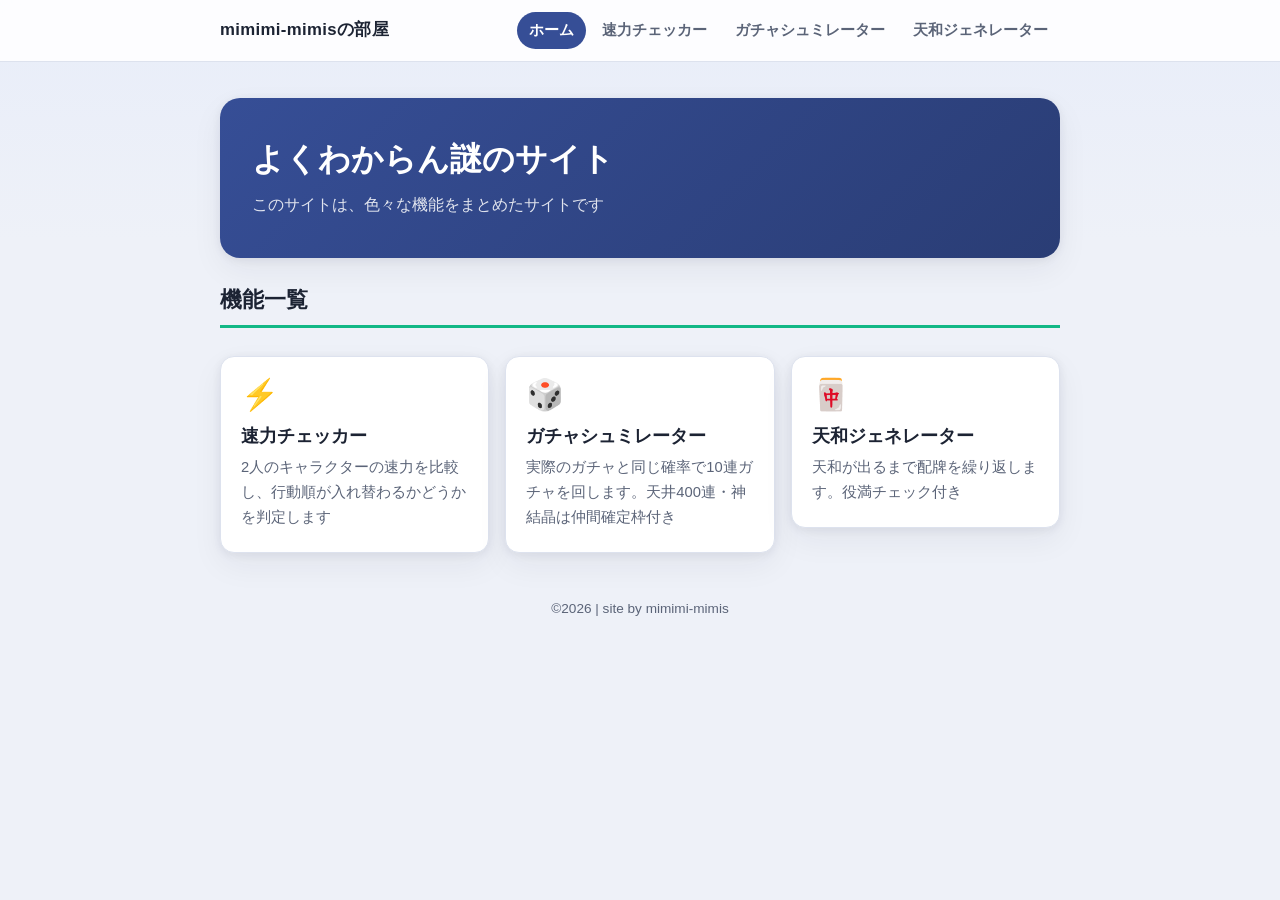
<file: index.html>
<!DOCTYPE html>
<html lang="ja">
<head>
  <meta charset="UTF-8">
  <meta name="viewport" content="width=device-width, initial-scale=1">
  <title>mimimi-mimisの部屋</title>
  <link rel="stylesheet" href="css/style.css?v=20261123-4">
</head>
<body>
  <header class="site-header">
    <div class="header-inner">
      <a class="logo" href="index.html">mimimi-mimisの部屋</a>
      <nav class="nav">
        <a href="index.html" aria-current="page">ホーム</a>
        <a href="fast_checker.html">速力チェッカー</a>
        <a href="gacha_simulator.html">ガチャシュミレーター</a>
        <a href="tenho.html">天和ジェネレーター</a>
      </nav>
    </div>
  </header>

  <div class="app-wrapper">
    <section class="hero">
      <h1>よくわからん謎のサイト</h1>
      <p>このサイトは、色々な機能をまとめたサイトです</p>
    </section>

    <h2>機能一覧</h2>
    <ul class="feature-grid">
      <li>
        <a class="feature-card" href="fast_checker.html">
          <span class="icon">⚡</span>
          <span class="card-title">速力チェッカー</span>
          <span class="card-desc">2人のキャラクターの速力を比較し、行動順が入れ替わるかどうかを判定します</span>
        </a>
      </li>
      <li>
        <a class="feature-card" href="gacha_simulator.html">
          <span class="icon">🎲</span>
          <span class="card-title">ガチャシュミレーター</span>
          <span class="card-desc">実際のガチャと同じ確率で10連ガチャを回します。天井400連・神結晶は仲間確定枠付き</span>
        </a>
      </li>
      <li>
        <a class="feature-card" href="tenho.html">
          <span class="icon">🀄</span>
          <span class="card-title">天和ジェネレーター</span>
          <span class="card-desc">天和が出るまで配牌を繰り返します。役満チェック付き</span>
        </a>
      </li>
    </ul>
  </div>

  <footer class="site-footer">©2026 | site by mimimi-mimis</footer>
</body>
</html>
</file>
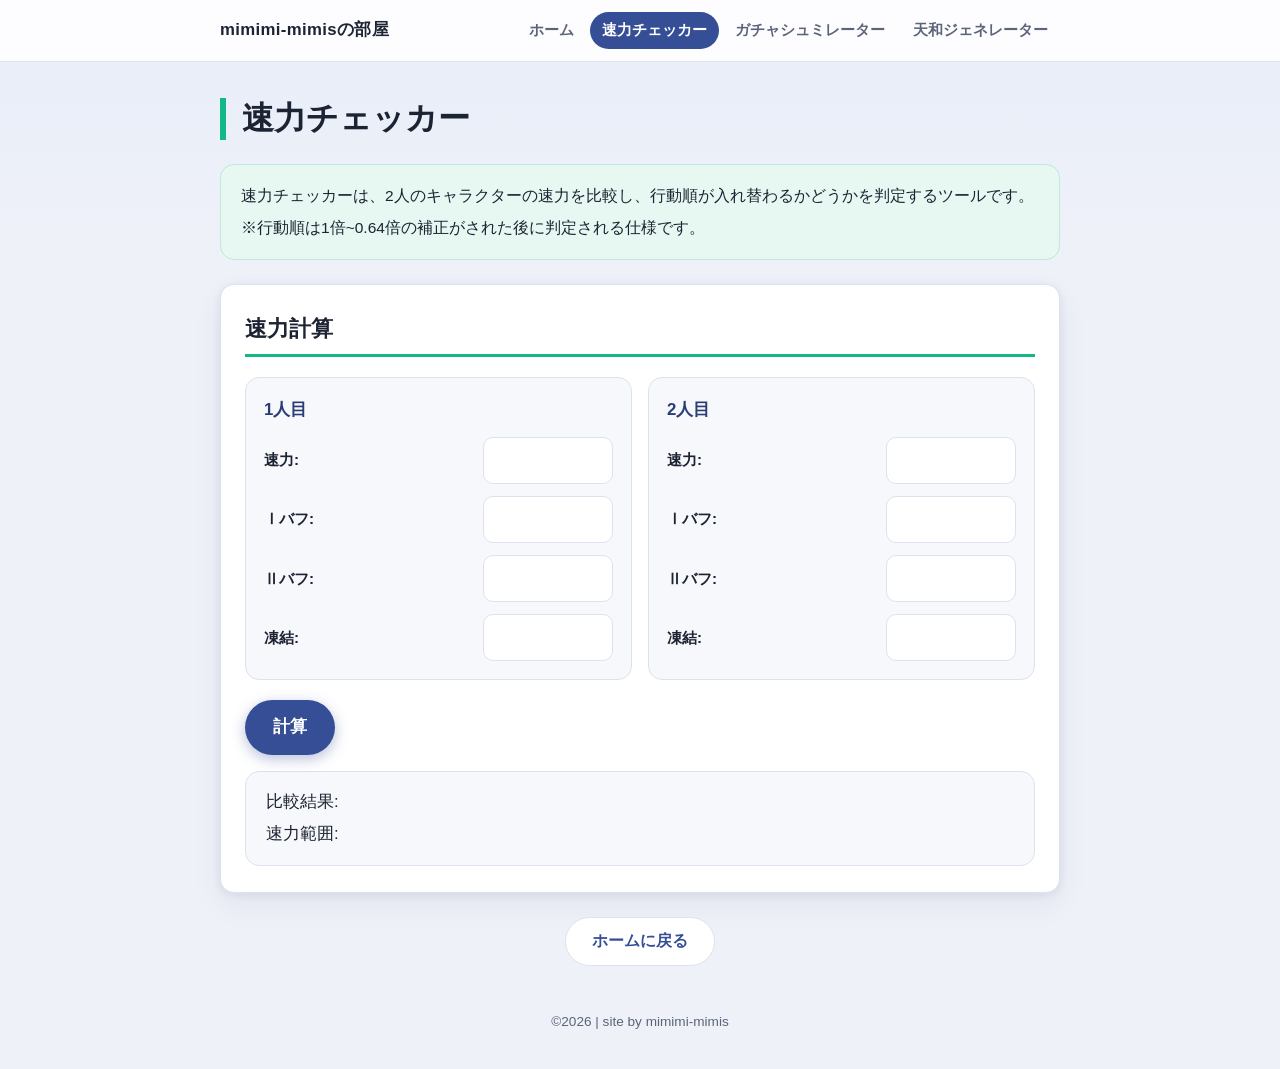
<file: fast_checker.html>
<!DOCTYPE html>
<html lang="ja">
<head>
  <meta charset="UTF-8">
  <meta name="viewport" content="width=device-width, initial-scale=1">
  <title>速力チェッカー | mimimi-mimisの部屋</title>
  <link rel="stylesheet" href="css/style.css?v=20261123-4">
  <script src="javascript/fast_checker.js" defer></script>
</head>
<body>
  <header class="site-header">
    <div class="header-inner">
      <a class="logo" href="index.html">mimimi-mimisの部屋</a>
      <nav class="nav">
        <a href="index.html">ホーム</a>
        <a href="fast_checker.html" aria-current="page">速力チェッカー</a>
        <a href="gacha_simulator.html">ガチャシュミレーター</a>
        <a href="tenho.html">天和ジェネレーター</a>
      </nav>
    </div>
  </header>

  <div class="app-wrapper">
    <h1 class="page-title">速力チェッカー</h1>
    <div class="description">
      <p>速力チェッカーは、2人のキャラクターの速力を比較し、行動順が入れ替わるかどうかを判定するツールです。</p>
      <p>※行動順は1倍~0.64倍の補正がされた後に判定される仕様です。</p>
    </div>

    <section class="panel">
      <h2>速力計算</h2>
      <form id="speed-form">
        <div class="player-grid">
          <div class="player-card">
            <p class="human">1人目</p>
            <div class="field">
              <label for="speed1">速力:</label>
              <input type="number" id="speed1" name="speed1" required>
            </div>
            <div class="field">
              <label for="speed_buff1_1">Ⅰバフ:</label>
              <input type="number" id="speed_buff1_1" name="speed_buff1_1" min="-10" max="10" step="1">
            </div>
            <div class="field">
              <label for="speed_buff1_2">Ⅱバフ:</label>
              <input type="number" id="speed_buff1_2" name="speed_buff1_2" min="-10" max="10" step="1">
            </div>
            <div class="field">
              <label for="speed_ice1">凍結:</label>
              <input type="number" id="speed_ice1" name="speed_ice1" min="0" max="5" step="1">
            </div>
          </div>
          <div class="player-card">
            <p class="human">2人目</p>
            <div class="field">
              <label for="speed2">速力:</label>
              <input type="number" id="speed2" name="speed2">
            </div>
            <div class="field">
              <label for="speed_buff2_1">Ⅰバフ:</label>
              <input type="number" id="speed_buff2_1" name="speed_buff2_1" min="-10" max="10" step="1">
            </div>
            <div class="field">
              <label for="speed_buff2_2">Ⅱバフ:</label>
              <input type="number" id="speed_buff2_2" name="speed_buff2_2" min="-10" max="10" step="1">
            </div>
            <div class="field">
              <label for="speed_ice2">凍結:</label>
              <input type="number" id="speed_ice2" name="speed_ice2" min="0" max="5" step="1">
            </div>
          </div>
        </div>
        <div class="btn-row" style="margin-top: 20px;">
          <button type="submit" id="calculate-btn">計算</button>
        </div>
        <div id="calculation-result" role="status" aria-live="polite" style="margin-top: 16px;">
          <p>比較結果: <strong id="comparison-result"></strong></p>
          <p>速力範囲: <span id="speed-range"></span></p>
        </div>
      </form>
    </section>

    <p class="home_button"><a href="index.html">ホームに戻る</a></p>
  </div>

  <footer class="site-footer">©2026 | site by mimimi-mimis</footer>
</body>
</html>
</file>
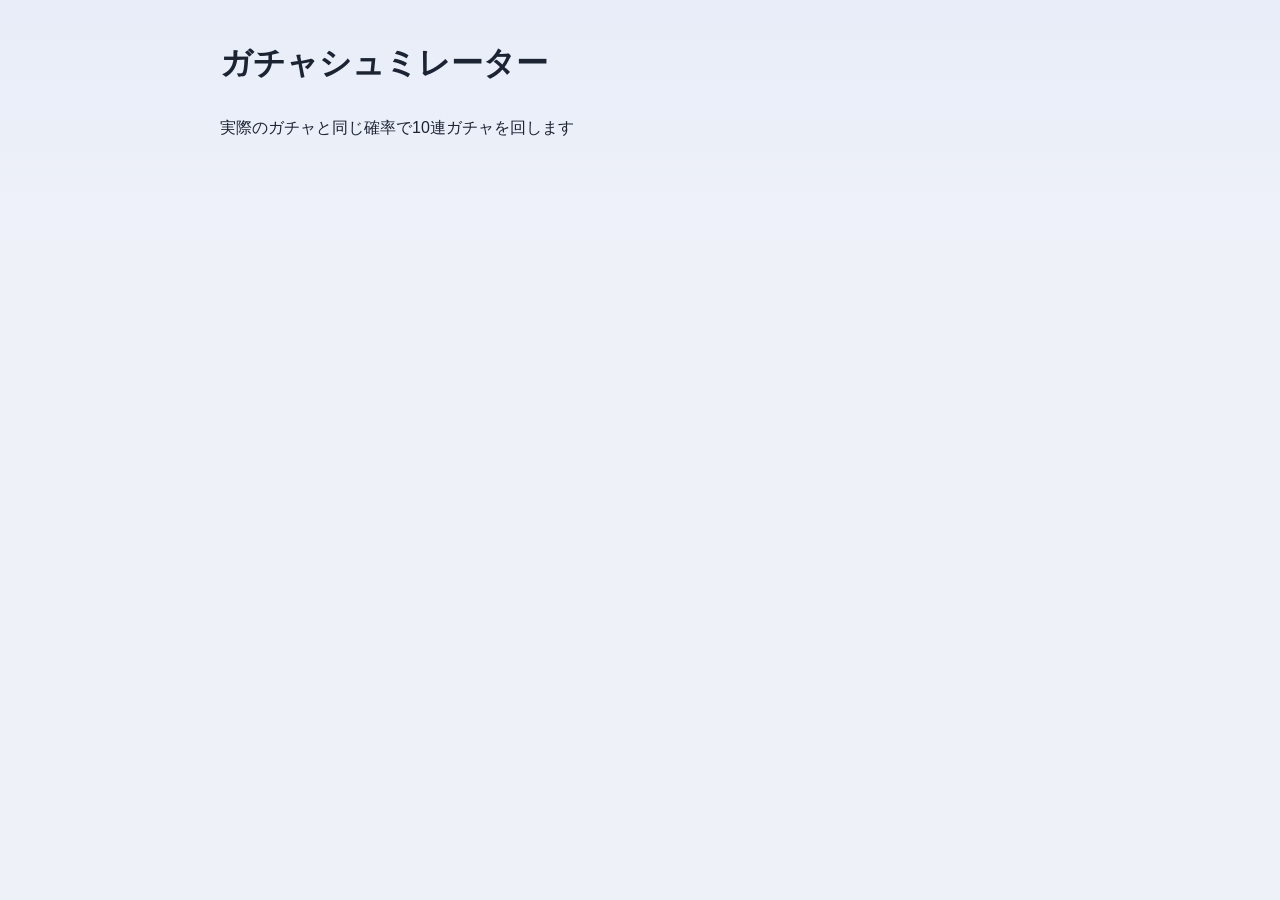
<file: gacha_ simulator.html>
<!DOCTYPE html>
<html lang="ja">
<head>
  <meta charset="UTF-8">
  <title>ガチャシュミレーター</title>
  <link rel="stylesheet" href="css/style.css">
  </head>
  <body>
    <div class="app-wrapper">
      <h1>ガチャシュミレーター</h1>
      <p>実際のガチャと同じ確率で10連ガチャを回します</p>
    </div>
  </body>
</html>
</file>
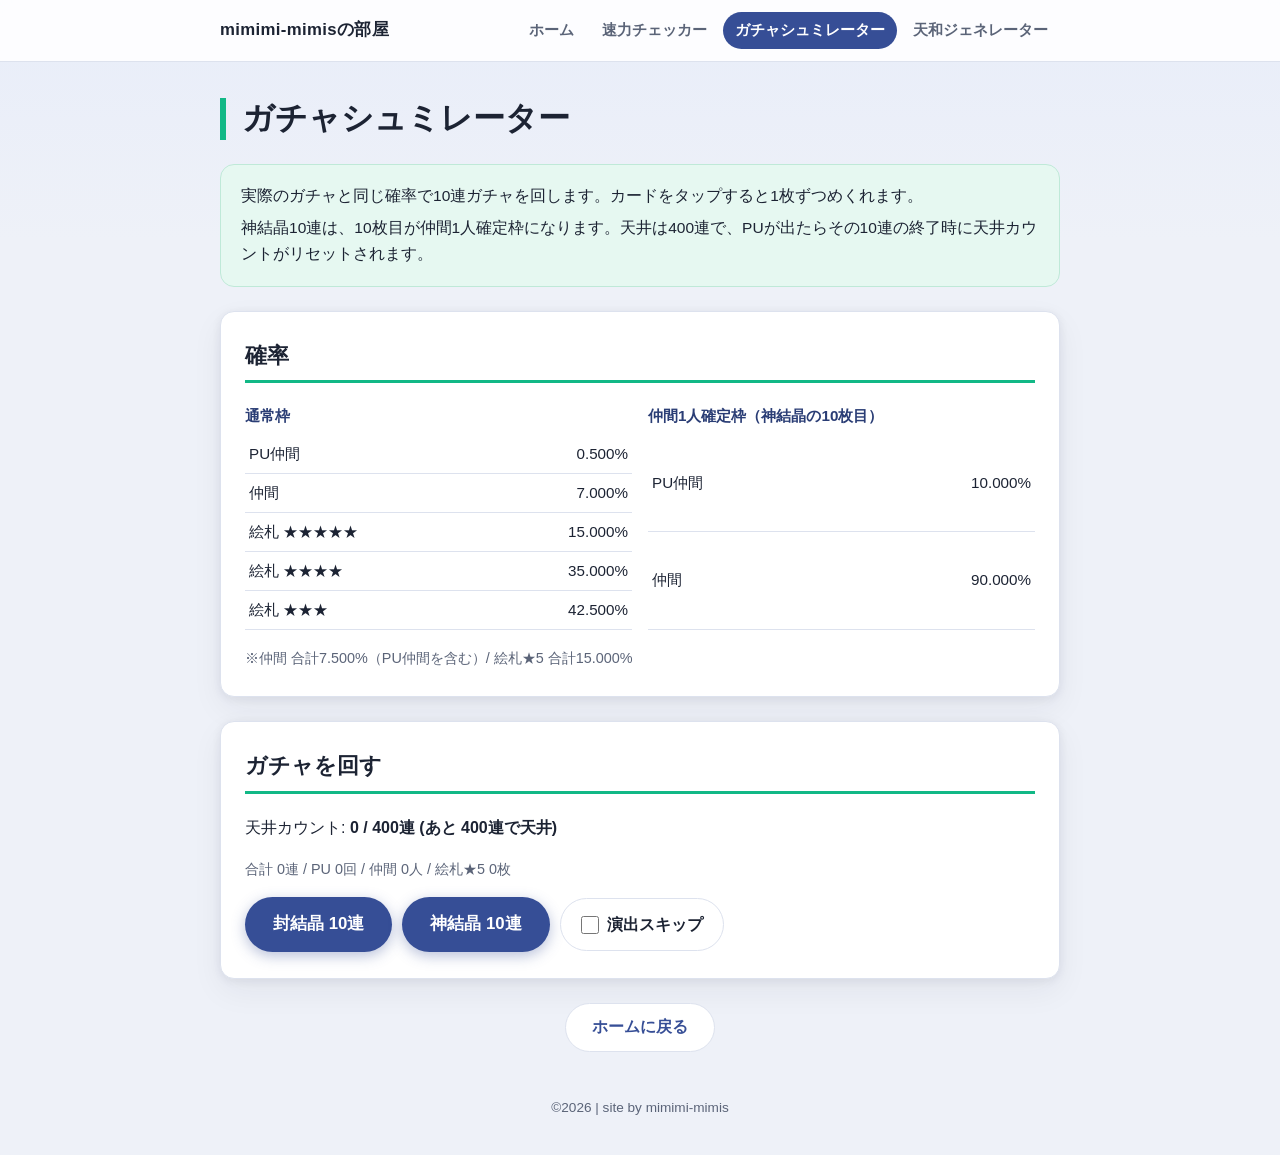
<file: gacha_simulator.html>
<!DOCTYPE html>
<html lang="ja">
<head>
  <meta charset="UTF-8">
  <meta name="viewport" content="width=device-width, initial-scale=1">
  <title>ガチャシュミレーター | mimimi-mimisの部屋</title>
  <link rel="stylesheet" href="css/style.css?v=20261123-4">
  <script src="javascript/gacha.js?v=20261123-4" defer></script>
</head>
<body>
  <header class="site-header">
    <div class="header-inner">
      <a class="logo" href="index.html">mimimi-mimisの部屋</a>
      <nav class="nav">
        <a href="index.html">ホーム</a>
        <a href="fast_checker.html">速力チェッカー</a>
        <a href="gacha_simulator.html" aria-current="page">ガチャシュミレーター</a>
        <a href="tenho.html">天和ジェネレーター</a>
      </nav>
    </div>
  </header>

  <div class="app-wrapper">
    <h1 class="page-title">ガチャシュミレーター</h1>
    <div class="description">
      <p>実際のガチャと同じ確率で10連ガチャを回します。カードをタップすると1枚ずつめくれます。</p>
      <p>神結晶10連は、10枚目が仲間1人確定枠になります。天井は400連で、PUが出たらその10連の終了時に天井カウントがリセットされます。</p>
    </div>

    <section class="panel">
      <h2>確率</h2>
      <div class="rate-tables">
        <table class="rate-table">
          <caption>通常枠</caption>
          <tbody>
            <tr><td>PU仲間</td><td>0.500%</td></tr>
            <tr><td>仲間</td><td>7.000%</td></tr>
            <tr><td>絵札 ★★★★★</td><td>15.000%</td></tr>
            <tr><td>絵札 ★★★★</td><td>35.000%</td></tr>
            <tr><td>絵札 ★★★</td><td>42.500%</td></tr>
          </tbody>
        </table>
        <table class="rate-table">
          <caption>仲間1人確定枠（神結晶の10枚目）</caption>
          <tbody>
            <tr><td>PU仲間</td><td>10.000%</td></tr>
            <tr><td>仲間</td><td>90.000%</td></tr>
          </tbody>
        </table>
      </div>
      <p class="note">※仲間 合計7.500%（PU仲間を含む）/ 絵札★5 合計15.000%</p>
    </section>

    <section class="panel">
      <h2>ガチャを回す</h2>
      <p>天井カウント: <strong id="ceiling-count">0 / 400連</strong></p>
      <p class="note" id="total-stats">合計 0連</p>
      <div class="btn-row">
        <button type="button" id="houshou-btn" class="generate-btn">封結晶 10連</button>
        <button type="button" id="kami-btn" class="generate-btn">神結晶 10連</button>
        <label class="skip-toggle"><input type="checkbox" id="skip-checkbox"> 演出スキップ</label>
      </div>
      <div id="gacha-area" style="display: none; flex-direction: column; gap: 16px;">
        <div id="gacha-grid" class="gacha-grid"></div>
        <div id="gacha-summary" class="gacha-summary" style="display: none;"></div>
      </div>
    </section>

    <p class="home_button"><a href="index.html">ホームに戻る</a></p>
  </div>

  <footer class="site-footer">©2026 | site by mimimi-mimis</footer>
</body>
</html>
</file>
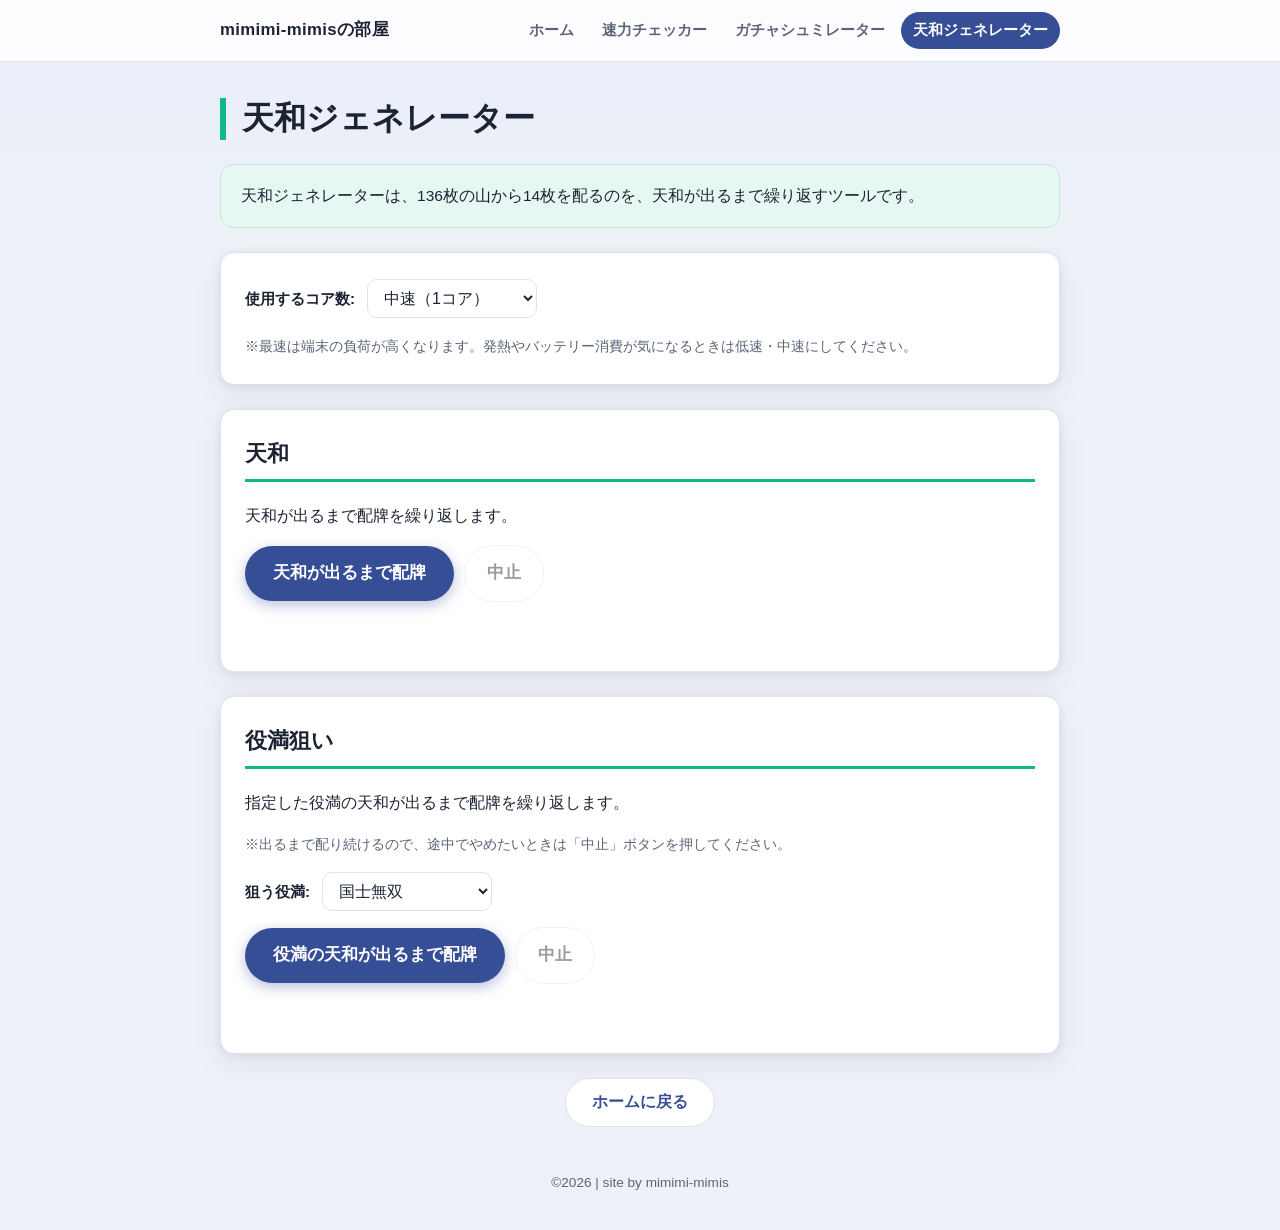
<file: tenho.html>
<!DOCTYPE html>
<html lang="ja">
<head>
  <meta charset="UTF-8">
  <meta name="viewport" content="width=device-width, initial-scale=1">
  <title>天和ジェネレーター | mimimi-mimisの部屋</title>
  <link rel="stylesheet" href="css/style.css?v=20261123-4">
  <script src="javascript/tenho.js?v=20261124-4" defer></script>
</head>
<body>
  <header class="site-header">
    <div class="header-inner">
      <a class="logo" href="index.html">mimimi-mimisの部屋</a>
      <nav class="nav">
        <a href="index.html">ホーム</a>
        <a href="fast_checker.html">速力チェッカー</a>
        <a href="gacha_simulator.html">ガチャシュミレーター</a>
        <a href="tenho.html" aria-current="page">天和ジェネレーター</a>
      </nav>
    </div>
  </header>

  <div class="app-wrapper">
    <h1 class="page-title">天和ジェネレーター</h1>
    <div class="description">
      <p>天和ジェネレーターは、136枚の山から14枚を配るのを、天和が出るまで繰り返すツールです。</p>
    </div>

    <section class="panel">
      <div class="field" style="justify-content: flex-start;">
        <label for="speed-mode">使用するコア数:</label>
        <select id="speed-mode">
          <option value="low">低速（1コア）</option>
          <option value="medium" selected>中速</option>
          <option value="high">最速</option>
        </select>
      </div>
      <p class="note">※最速は端末の負荷が高くなります。発熱やバッテリー消費が気になるときは低速・中速にしてください。</p>
    </section>

    <section class="panel">
      <h2>天和</h2>
      <p>天和が出るまで配牌を繰り返します。</p>
      <div class="btn-row">
        <button type="button" id="tenho-btn" class="generate-btn">天和が出るまで配牌</button>
        <button type="button" id="tenho-stop" class="stop-btn" disabled>中止</button>
      </div>
      <p id="tenho-status" class="status" role="status" aria-live="polite"></p>
      <div id="tenho-result" class="tenho-result" style="display: none;">
        <div id="tenho-tiles"></div>
      </div>
    </section>

    <section class="panel">
      <h2>役満狙い</h2>
      <p>指定した役満の天和が出るまで配牌を繰り返します。</p>
      <p class="note">※出るまで配り続けるので、途中でやめたいときは「中止」ボタンを押してください。</p>
      <div class="field" style="justify-content: flex-start;">
        <label for="yakuman-select">狙う役満:</label>
        <select id="yakuman-select">
          <option value="国士無双">国士無双</option>
          <option value="四暗刻">四暗刻</option>
          <option value="字一色">字一色</option>
          <option value="大四喜">大四喜</option>
          <option value="小四喜">小四喜</option>
          <option value="大七星">大七星</option>
          <option value="緑一色">緑一色</option>
          <option value="紅孔雀">紅孔雀</option>
          <option value="大三元">大三元</option>
          <option value="九蓮宝燈">九蓮宝燈</option>
          <option value="大車輪">大車輪</option>
          <option value="大竹林">大竹林</option>
          <option value="大数隣">大数隣</option>
        </select>
      </div>
      <div class="btn-row">
        <button type="button" id="yakuman-btn" class="generate-btn">役満の天和が出るまで配牌</button>
        <button type="button" id="yakuman-stop" class="stop-btn" disabled>中止</button>
      </div>
      <p id="yakuman-status" class="status" role="status" aria-live="polite"></p>
      <div id="yakuman-result" class="tenho-result" style="display: none;">
        <div id="yakuman-tiles"></div>
      </div>
    </section>

    <p class="home_button"><a href="index.html">ホームに戻る</a></p>
  </div>

  <footer class="site-footer">©2026 | site by mimimi-mimis</footer>
</body>
</html>
</file>
<file: css/style.css>
*, *::before, *::after {
  box-sizing: border-box;
  margin: 0;
  padding: 0;
}

:root {
  --bg: #eef1f8;
  --surface: #ffffff;
  --ink: #1c2333;
  --muted: #5b6478;
  --line: #dde2ee;
  --brand: #364e96;
  --brand-dark: #2a3d75;
  --accent: #12b886;
  --accent-soft: #e6f8f1;
  --radius: 14px;
  --shadow: 0 2px 10px rgba(28, 35, 51, 0.07), 0 12px 32px rgba(28, 35, 51, 0.06);
}

html {
  -webkit-text-size-adjust: 100%;
}

body {
  font-family: 'Noto Sans JP', 'Helvetica Neue', 'Hiragino Kaku Gothic ProN', sans-serif;
  background: linear-gradient(180deg, #e8edf9 0%, var(--bg) 240px);
  color: var(--ink);
  min-height: 100vh;
  line-height: 1.7;
}

a {
  color: var(--brand);
  text-decoration: none;
}

a:hover {
  text-decoration: underline;
}

/* ---------- ヘッダー ---------- */
.site-header {
  position: sticky;
  top: 0;
  z-index: 10;
  background: rgba(255, 255, 255, 0.88);
  backdrop-filter: blur(10px);
  border-bottom: 1px solid var(--line);
}

.header-inner {
  max-width: 880px;
  margin: 0 auto;
  padding: 12px 20px;
  display: flex;
  align-items: center;
  justify-content: space-between;
  gap: 12px;
  flex-wrap: wrap;
}

.logo {
  font-weight: 800;
  font-size: 1.05rem;
  color: var(--ink);
  letter-spacing: 0.02em;
}

.logo:hover {
  text-decoration: none;
  color: var(--brand);
}

.nav {
  display: flex;
  gap: 4px;
  flex-wrap: wrap;
}

.nav a {
  color: var(--muted);
  font-size: 0.92rem;
  font-weight: 600;
  padding: 6px 12px;
  border-radius: 999px;
}

.nav a:hover {
  text-decoration: none;
  background: var(--bg);
  color: var(--ink);
}

.nav a[aria-current="page"] {
  background: var(--brand);
  color: #fff;
}

/* ---------- レイアウト ---------- */
.app-wrapper {
  max-width: 880px;
  margin: 0 auto;
  padding: 36px 20px 16px;
  display: flex;
  flex-direction: column;
  gap: 24px;
}

.site-footer {
  text-align: center;
  color: var(--muted);
  font-size: 0.85rem;
  padding: 28px 16px 36px;
}

/* ---------- 見出し ---------- */
.page-title {
  font-size: 2rem;
  font-weight: 800;
  line-height: 1.3;
  padding-left: 16px;
  border-left: 6px solid var(--accent);
}

.page-lead {
  color: var(--muted);
  margin-top: -12px;
}

h2 {
  font-size: 1.35rem;
  font-weight: 700;
  padding-bottom: 6px;
  border-bottom: 3px solid var(--accent);
  margin-bottom: 4px;
}

/* ---------- ヒーロー (トップ) ---------- */
.hero {
  background: linear-gradient(135deg, var(--brand) 0%, var(--brand-dark) 100%);
  color: #fff;
  border-radius: 20px;
  padding: 40px 32px;
  box-shadow: var(--shadow);
}

.hero h1 {
  font-size: 2rem;
  font-weight: 800;
  line-height: 1.35;
  margin-bottom: 10px;
}

.hero p {
  color: rgba(255, 255, 255, 0.85);
}

/* ---------- 機能カード (トップ) ---------- */
.feature-grid {
  display: grid;
  grid-template-columns: repeat(auto-fit, minmax(230px, 1fr));
  gap: 16px;
  list-style: none;
}

.feature-card {
  display: block;
  background: var(--surface);
  border: 1px solid var(--line);
  border-radius: var(--radius);
  padding: 22px 20px;
  box-shadow: var(--shadow);
  transition: transform 0.15s ease, border-color 0.15s ease;
}

.feature-card:hover {
  text-decoration: none;
  transform: translateY(-3px);
  border-color: var(--accent);
}

.feature-card .icon {
  font-size: 1.9rem;
  line-height: 1;
  display: block;
  margin-bottom: 10px;
}

.feature-card .card-title {
  font-size: 1.15rem;
  font-weight: 700;
  color: var(--ink);
  display: block;
  margin-bottom: 4px;
}

.feature-card .card-desc {
  font-size: 0.92rem;
  color: var(--muted);
  display: block;
}

.badge {
  display: inline-block;
  font-size: 0.72rem;
  font-weight: 700;
  color: var(--brand-dark);
  background: #e3e9f8;
  border-radius: 999px;
  padding: 2px 10px;
  margin-left: 8px;
  vertical-align: middle;
}

/* ---------- パネル・説明 ---------- */
.panel {
  background: var(--surface);
  border: 1px solid var(--line);
  border-radius: var(--radius);
  box-shadow: var(--shadow);
  padding: 26px 24px;
  display: flex;
  flex-direction: column;
  gap: 16px;
}

.description {
  background: var(--accent-soft);
  border: 1px solid #bfe9d8;
  border-radius: var(--radius);
  padding: 18px 20px;
  font-size: 0.97rem;
  display: flex;
  flex-direction: column;
  gap: 6px;
}

.note {
  color: var(--muted);
  font-size: 0.9rem;
}

/* ---------- フォーム ---------- */
.player-grid {
  display: grid;
  grid-template-columns: 1fr 1fr;
  gap: 16px;
}

@media (max-width: 620px) {
  .player-grid {
    grid-template-columns: 1fr;
  }
  .hero {
    padding: 30px 22px;
  }
  .hero h1 {
    font-size: 1.55rem;
  }
  .page-title {
    font-size: 1.6rem;
  }
}

.player-card {
  background: #f7f8fc;
  border: 1px solid var(--line);
  border-radius: var(--radius);
  padding: 18px;
  display: flex;
  flex-direction: column;
  gap: 12px;
}

.human {
  font-size: 1.05rem;
  font-weight: 700;
  color: var(--brand-dark);
}

.field {
  display: flex;
  align-items: center;
  justify-content: space-between;
  gap: 12px;
}

.field label {
  font-size: 0.95rem;
  font-weight: 600;
  white-space: nowrap;
}

input[type="number"],
select {
  font: inherit;
  font-size: 1rem;
  color: var(--ink);
  background: #fff;
  border: 1.5px solid var(--line);
  border-radius: 10px;
  padding: 9px 12px;
  width: 130px;
  transition: border-color 0.15s ease, box-shadow 0.15s ease;
}

select {
  width: auto;
  min-width: 170px;
}

input[type="number"]:focus,
select:focus {
  outline: none;
  border-color: var(--brand);
  box-shadow: 0 0 0 3px rgba(54, 78, 150, 0.18);
}

/* ---------- ボタン ---------- */
.generate-btn,
#calculate-btn {
  font: inherit;
  font-size: 1.05rem;
  font-weight: 700;
  background: var(--brand);
  color: #fff;
  border: none;
  padding: 13px 28px;
  border-radius: 999px;
  cursor: pointer;
  box-shadow: 0 4px 14px rgba(54, 78, 150, 0.35);
  transition: background 0.15s ease, transform 0.1s ease;
}

.generate-btn:hover,
#calculate-btn:hover {
  background: var(--brand-dark);
}

.generate-btn:active,
#calculate-btn:active {
  transform: scale(0.98);
}

.generate-btn:disabled {
  background: #9aa5c0;
  box-shadow: none;
  cursor: default;
}

.stop-btn {
  font: inherit;
  font-size: 1.05rem;
  font-weight: 700;
  background: #fff;
  color: var(--ink);
  border: 1.5px solid var(--line);
  padding: 13px 22px;
  border-radius: 999px;
  cursor: pointer;
  transition: border-color 0.15s ease;
}

.stop-btn:hover:not(:disabled) {
  border-color: var(--muted);
}

.stop-btn:disabled {
  opacity: 0.45;
  cursor: default;
}

.btn-row {
  display: flex;
  flex-wrap: wrap;
  align-items: center;
  gap: 10px;
}

.home_button {
  text-align: center;
}

.home_button a {
  display: inline-block;
  font-weight: 700;
  font-size: 0.98rem;
  color: var(--brand);
  background: var(--surface);
  border: 1.5px solid var(--line);
  padding: 10px 26px;
  border-radius: 999px;
  transition: border-color 0.15s ease, background 0.15s ease;
}

.home_button a:hover {
  text-decoration: none;
  border-color: var(--brand);
  background: #f2f5fd;
}

hr {
  border: none;
  border-top: 1px solid var(--line);
}

/* ---------- 結果表示 ---------- */
#calculation-result {
  background: #f7f8fc;
  border: 1px solid var(--line);
  border-radius: var(--radius);
  padding: 16px 20px;
  font-size: 1.05rem;
  display: flex;
  flex-direction: column;
  gap: 4px;
}

.status {
  color: var(--muted);
  min-height: 1.7em;
  font-variant-numeric: tabular-nums;
}

.tenho-result {
  background: linear-gradient(160deg, #173d2c 0%, #0f2b1f 100%);
  color: #eaf5ef;
  border-radius: var(--radius);
  padding: 26px 24px;
  text-align: center;
  font-size: 1.15rem;
  line-height: 1.65;
  box-shadow: var(--shadow);
}

.tenho-result .tiles {
  font-size: 2.1rem;
  line-height: 1.35;
  word-break: break-all;
  margin-bottom: 10px;
}

.tenho-result strong {
  color: #ffd166;
  font-size: 1.35em;
}

/* ---------- ガチャ ---------- */
.rate-tables {
  display: grid;
  grid-template-columns: repeat(auto-fit, minmax(240px, 1fr));
  gap: 16px;
}

.rate-table {
  width: 100%;
  border-collapse: collapse;
  font-size: 0.95rem;
}

.rate-table caption {
  font-weight: 700;
  text-align: left;
  padding-bottom: 6px;
  color: var(--brand-dark);
}

.rate-table td {
  border-bottom: 1px solid var(--line);
  padding: 6px 4px;
}

.rate-table td:last-child {
  text-align: right;
  font-variant-numeric: tabular-nums;
}

.gacha-grid {
  display: grid;
  grid-template-columns: repeat(5, 1fr);
  gap: 10px;
}

@media (max-width: 620px) {
  .gacha-grid {
    grid-template-columns: repeat(2, 1fr);
  }
}

.gacha-card {
  font: inherit;
  background: none;
  border: none;
  padding: 0;
  cursor: pointer;
  perspective: 600px;
  aspect-ratio: 3 / 4;
}

.card-inner {
  position: relative;
  display: block;
  width: 100%;
  height: 100%;
  transform-style: preserve-3d;
  transition: transform 0.5s ease;
}

.gacha-card.flipped .card-inner {
  transform: rotateY(180deg);
}

.card-face {
  position: absolute;
  inset: 0;
  display: flex;
  flex-direction: column;
  align-items: center;
  justify-content: center;
  gap: 6px;
  border-radius: 12px;
  backface-visibility: hidden;
  -webkit-backface-visibility: hidden;
  padding: 8px;
  text-align: center;
}

.card-back {
  background: linear-gradient(150deg, var(--brand) 0%, var(--brand-dark) 100%);
  color: #fff;
  font-size: 1.8rem;
  font-weight: 800;
  border: 2px solid var(--brand-dark);
}

.card-front {
  transform: rotateY(180deg);
  border: 2px solid var(--line);
  background: #f7f8fc;
  color: var(--ink);
}

.card-front .card-stars {
  font-size: 0.8rem;
  letter-spacing: 0.05em;
}

.card-front .card-label {
  font-weight: 700;
  font-size: 1rem;
}

.card-front.r3 {
  background: #eceff5;
  border-color: #c3cad9;
}

.card-front.r4 {
  background: #f1e8fb;
  border-color: #b18fe8;
  color: #4c2a85;
}

.card-front.r5 {
  background: linear-gradient(160deg, #fff6d8 0%, #ffe9a3 100%);
  border-color: #d9a92c;
  color: #6b4e00;
}

.card-front.nakama {
  background: linear-gradient(160deg, #e3f0ff 0%, #c2dbff 100%);
  border-color: #5b8dd9;
  color: #1d3f6e;
}

.card-front.pu {
  background: linear-gradient(160deg, #ffe3ec 0%, #ffd166 55%, #fff3b0 100%);
  border-color: #e85d9e;
  color: #6e1039;
  box-shadow: 0 0 14px rgba(232, 93, 158, 0.55);
}

.pu-badge {
  font-size: 0.68rem;
  font-weight: 800;
  background: #e85d9e;
  color: #fff;
  border-radius: 999px;
  padding: 1px 8px;
}

.gacha-summary {
  background: #f7f8fc;
  border: 1px solid var(--line);
  border-radius: var(--radius);
  padding: 14px 18px;
  display: flex;
  flex-direction: column;
  gap: 4px;
}

.skip-toggle {
  display: inline-flex;
  align-items: center;
  gap: 8px;
  font-weight: 700;
  font-size: 1rem;
  background: var(--surface);
  border: 1.5px solid var(--line);
  border-radius: 999px;
  padding: 12px 20px;
  cursor: pointer;
  user-select: none;
}

.skip-toggle input[type="checkbox"] {
  width: 18px;
  height: 18px;
  accent-color: var(--brand);
  cursor: pointer;
}

.skip-toggle:has(input:checked) {
  border-color: var(--brand);
  background: #eef2fd;
  color: var(--brand-dark);
}
</file>
